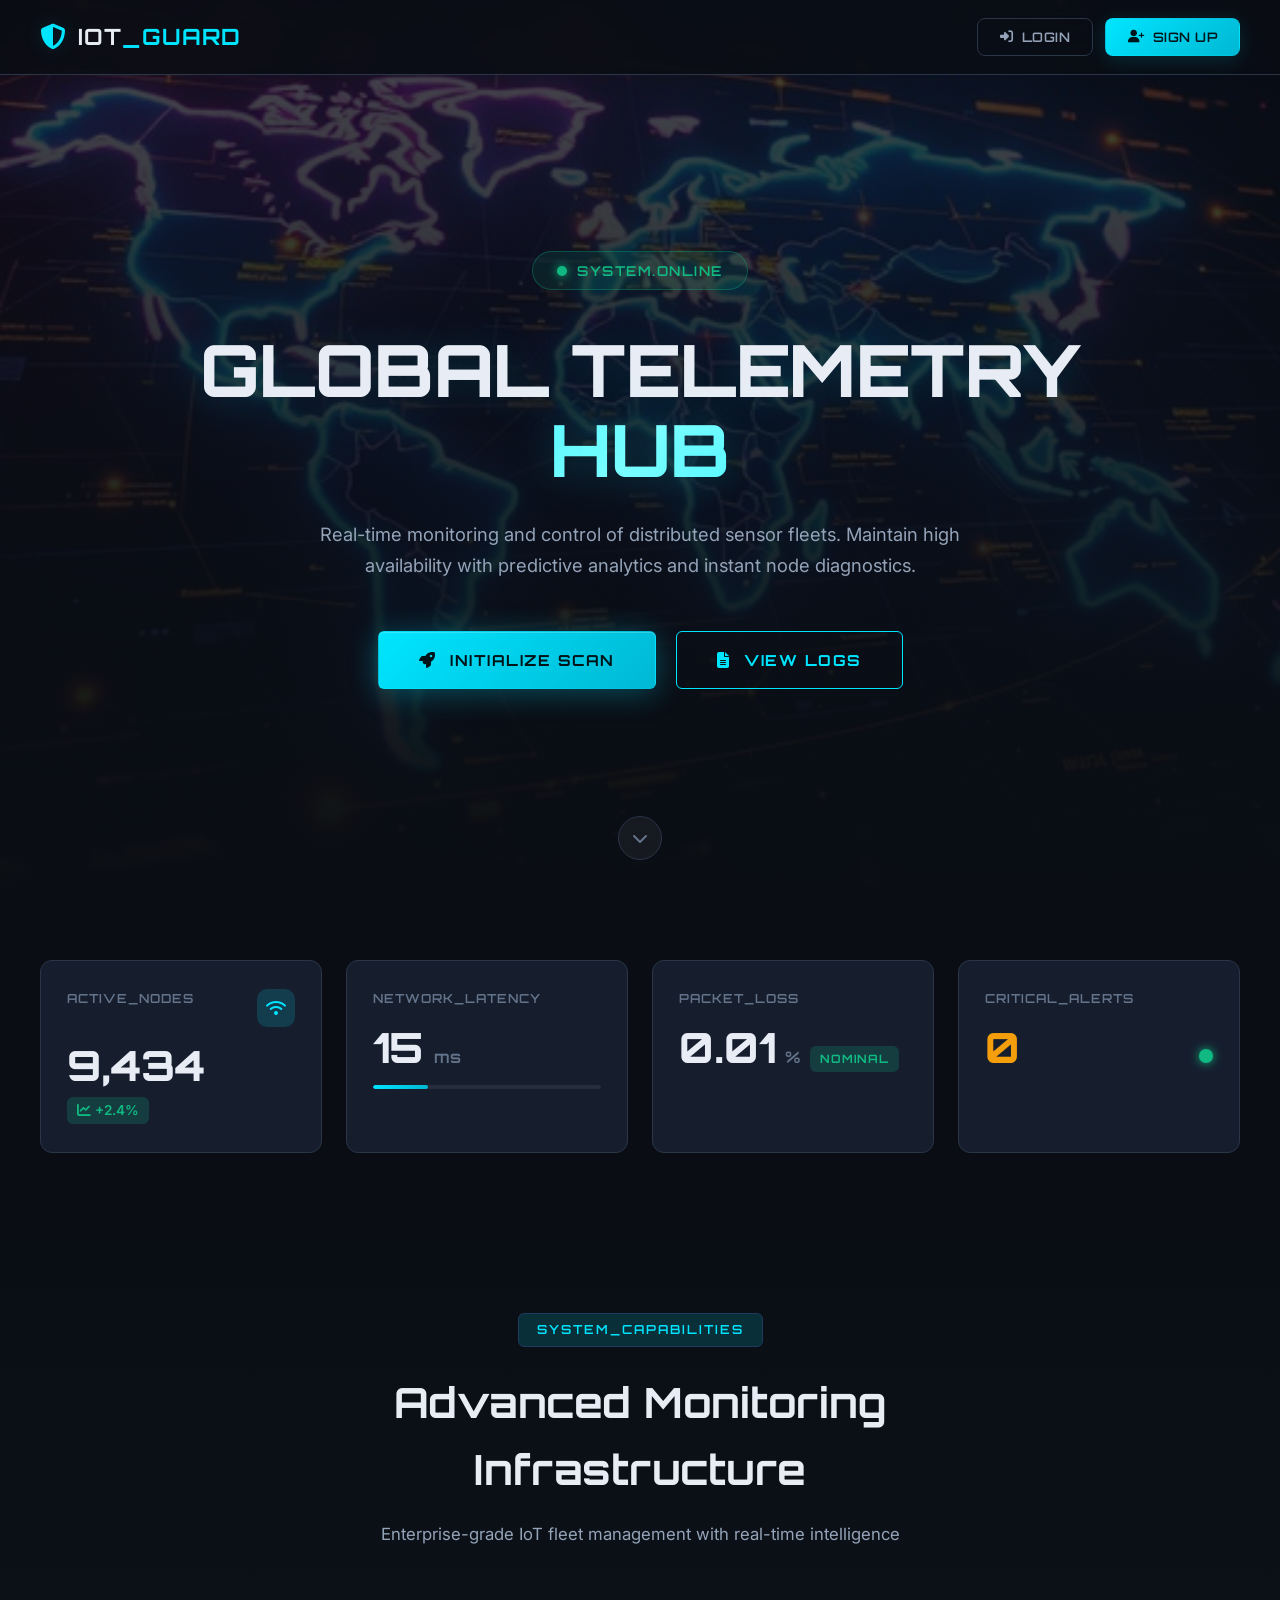
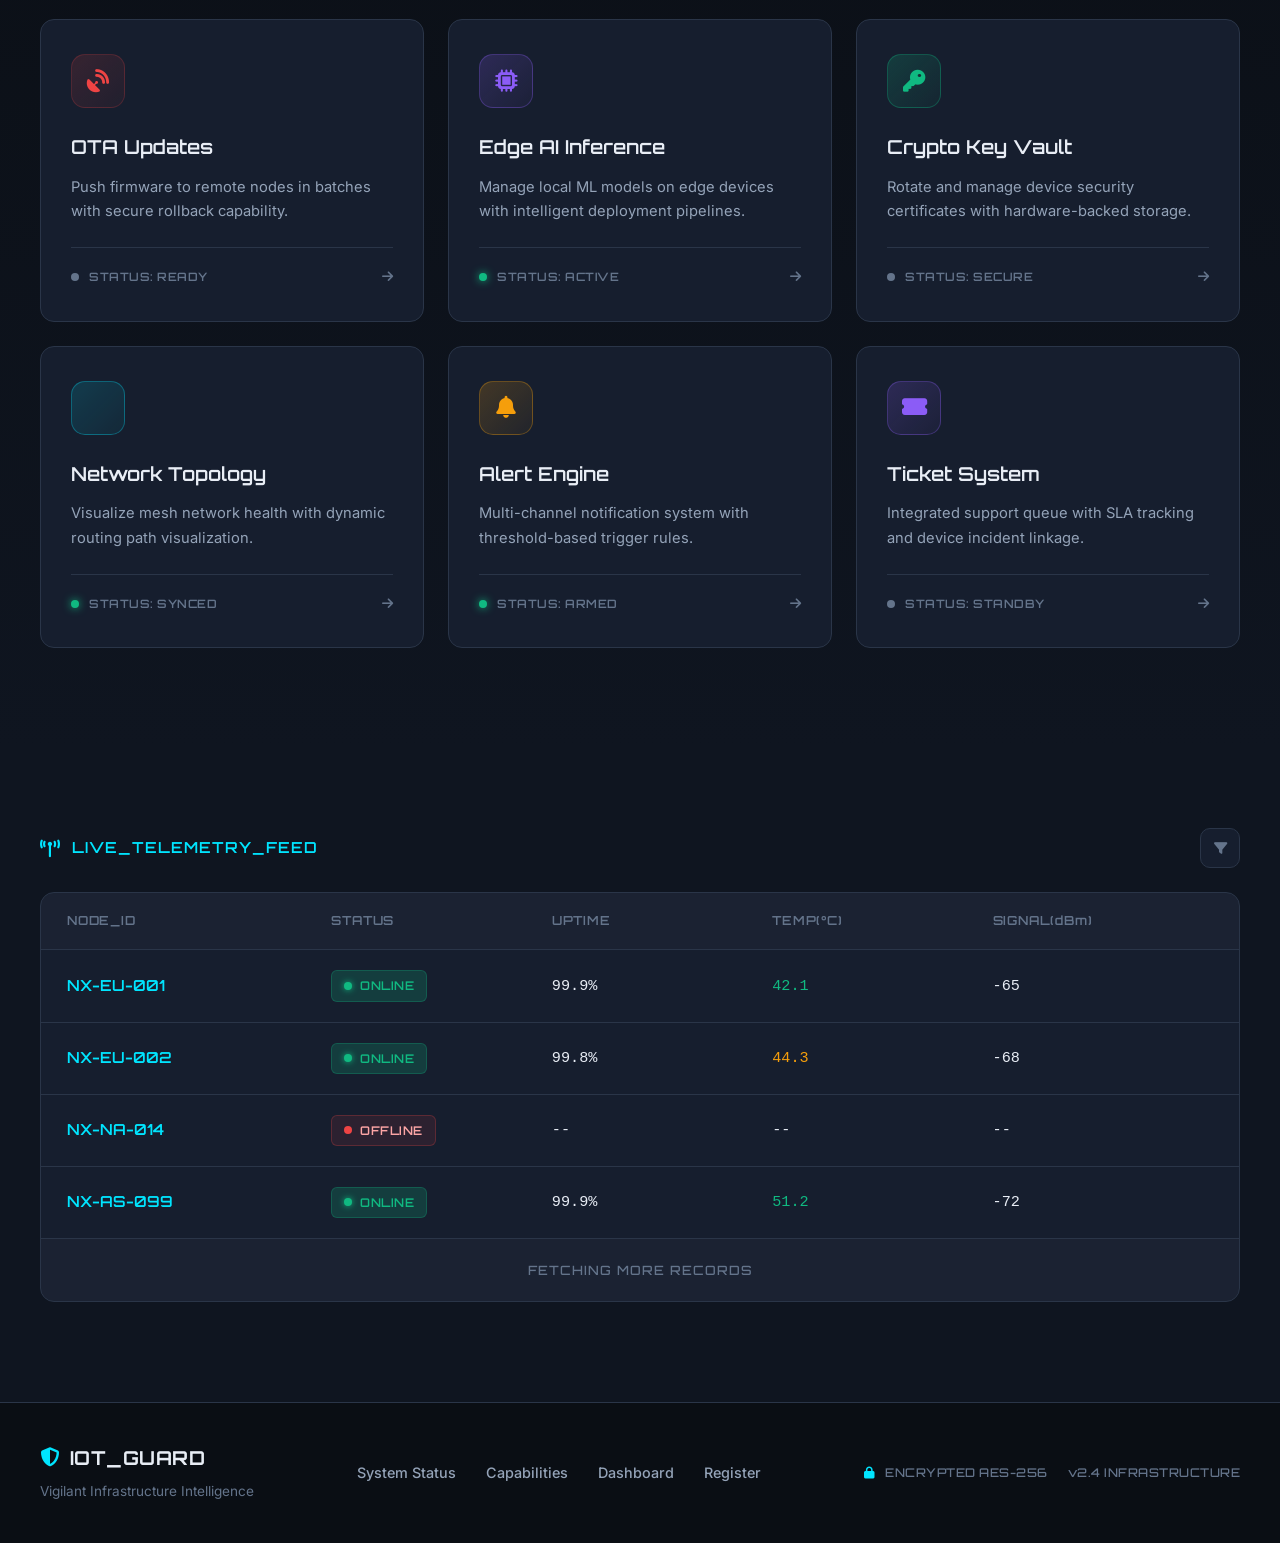
<file: templates/landing.html>
<!DOCTYPE html>
<html lang="en">

<head>
    <meta charset="UTF-8">
    <meta name="viewport" content="width=device-width, initial-scale=1.0">
    <title>NEXUS_CORE | Global Telemetry Hub</title>
    <link rel="stylesheet" href="/static/landing.css">
    <link rel="stylesheet" href="https://cdnjs.cloudflare.com/ajax/libs/font-awesome/6.4.0/css/all.min.css">
    <link href="https://fonts.googleapis.com/css2?family=Orbitron:wght@400;500;600;700;800;900&family=Inter:wght@300;400;500;600;700&display=swap" rel="stylesheet">
</head>

<body>
    <div class="page-wrapper">
        <nav class="navbar">
            <div class="nav-container">
                <div class="brand-logo">
                    <i class="fas fa-shield-halved"></i>
                    <span class="brand-name">IOT<span class="brand-accent">_GUARD</span></span>
                </div>
                <div class="nav-actions">
                    <button class="nav-btn nav-btn-secondary" onclick="goToLogin()">
                        <i class="fas fa-sign-in-alt"></i>
                        <span>Login</span>
                    </button>
                    <button class="nav-btn nav-btn-primary" onclick="goToSignUp()">
                        <i class="fas fa-user-plus"></i>
                        <span>Sign Up</span>
                    </button>
                </div>
            </div>
        </nav>

        <section class="hero-section">
            <div class="hero-bg-overlay"></div>
            <div class="hero-content">
                <div class="system-status-badge">
                    <span class="status-dot"></span>
                    <span class="status-text">SYSTEM.ONLINE</span>
                </div>

                <h1 class="hero-title">
                    <span class="title-line">GLOBAL TELEMETRY</span>
                    <span class="title-line title-accent">HUB</span>
                </h1>

                <p class="hero-subtitle">
                    Real-time monitoring and control of distributed sensor fleets.
                    Maintain high availability with predictive analytics and
                    instant node diagnostics.
                </p>

                <div class="hero-buttons">
                    <button class="cta-btn cta-primary" onclick="goToLogin()">
                        <span class="cta-icon"><i class="fas fa-rocket"></i></span>
                        <span class="cta-text">INITIALIZE SCAN</span>
                    </button>
                    <button class="cta-btn cta-secondary" onclick="scrollToFeatures()">
                        <span class="cta-icon"><i class="fas fa-file-alt"></i></span>
                        <span class="cta-text">VIEW LOGS</span>
                    </button>
                </div>
            </div>

            <div class="hero-scroll-indicator" onclick="scrollToStats()">
                <i class="fas fa-chevron-down"></i>
            </div>
        </section>

        <section class="stats-section" id="stats-section">
            <div class="stats-container">
                <div class="stat-card">
                    <div class="stat-header">
                        <span class="stat-label">ACTIVE_NODES</span>
                        <div class="stat-icon-wrap">
                            <i class="fas fa-wifi"></i>
                        </div>
                    </div>
                    <div class="stat-value-row">
                        <span class="stat-value" data-target="14208">0</span>
                        <span class="stat-trend trend-up">
                            <i class="fas fa-chart-line"></i> +2.4%
                        </span>
                    </div>
                </div>

                <div class="stat-card">
                    <div class="stat-header">
                        <span class="stat-label">NETWORK_LATENCY</span>
                    </div>
                    <div class="stat-value-row">
                        <span class="stat-value" data-target="24">0</span>
                        <span class="stat-unit">ms</span>
                    </div>
                    <div class="stat-bar">
                        <div class="stat-bar-fill" style="width: 24%;"></div>
                    </div>
                </div>

                <div class="stat-card">
                    <div class="stat-header">
                        <span class="stat-label">PACKET_LOSS</span>
                    </div>
                    <div class="stat-value-row">
                        <span class="stat-value" data-target="0.02" data-decimals="2">0</span>
                        <span class="stat-unit">%</span>
                        <span class="stat-status nominal">NOMINAL</span>
                    </div>
                </div>

                <div class="stat-card">
                    <div class="stat-header">
                        <span class="stat-label">CRITICAL_ALERTS</span>
                    </div>
                    <div class="stat-value-row">
                        <span class="stat-value stat-danger" data-target="0">0</span>
                        <span class="status-indicator status-ok"></span>
                    </div>
                </div>
            </div>
        </section>

        <section class="features-section" id="features-section">
            <div class="section-header">
                <span class="section-tag">SYSTEM_CAPABILITIES</span>
                <h2 class="section-title">Advanced Monitoring Infrastructure</h2>
                <p class="section-subtitle">Enterprise-grade IoT fleet management with real-time intelligence</p>
            </div>

            <div class="features-grid">
                <div class="feature-card">
                    <div class="feature-icon">
                        <i class="fas fa-satellite-dish"></i>
                    </div>
                    <h3 class="feature-title">OTA Updates</h3>
                    <p class="feature-desc">Push firmware to remote nodes in batches with secure rollback capability.</p>
                    <div class="feature-status">
                        <span class="status-dot-sm"></span>
                        <span>STATUS: READY</span>
                        <i class="fas fa-arrow-right feature-arrow"></i>
                    </div>
                </div>

                <div class="feature-card">
                    <div class="feature-icon feature-icon-2">
                        <i class="fas fa-microchip"></i>
                    </div>
                    <h3 class="feature-title">Edge AI Inference</h3>
                    <p class="feature-desc">Manage local ML models on edge devices with intelligent deployment pipelines.</p>
                    <div class="feature-status">
                        <span class="status-dot-sm dot-active"></span>
                        <span>STATUS: ACTIVE</span>
                        <i class="fas fa-arrow-right feature-arrow"></i>
                    </div>
                </div>

                <div class="feature-card">
                    <div class="feature-icon feature-icon-3">
                        <i class="fas fa-key"></i>
                    </div>
                    <h3 class="feature-title">Crypto Key Vault</h3>
                    <p class="feature-desc">Rotate and manage device security certificates with hardware-backed storage.</p>
                    <div class="feature-status">
                        <span class="status-dot-sm"></span>
                        <span>STATUS: SECURE</span>
                        <i class="fas fa-arrow-right feature-arrow"></i>
                    </div>
                </div>

                <div class="feature-card">
                    <div class="feature-icon feature-icon-4">
                        <i class="fas fa-chart-network"></i>
                    </div>
                    <h3 class="feature-title">Network Topology</h3>
                    <p class="feature-desc">Visualize mesh network health with dynamic routing path visualization.</p>
                    <div class="feature-status">
                        <span class="status-dot-sm dot-active"></span>
                        <span>STATUS: SYNCED</span>
                        <i class="fas fa-arrow-right feature-arrow"></i>
                    </div>
                </div>

                <div class="feature-card">
                    <div class="feature-icon feature-icon-5">
                        <i class="fas fa-bell"></i>
                    </div>
                    <h3 class="feature-title">Alert Engine</h3>
                    <p class="feature-desc">Multi-channel notification system with threshold-based trigger rules.</p>
                    <div class="feature-status">
                        <span class="status-dot-sm dot-active"></span>
                        <span>STATUS: ARMED</span>
                        <i class="fas fa-arrow-right feature-arrow"></i>
                    </div>
                </div>

                <div class="feature-card">
                    <div class="feature-icon feature-icon-6">
                        <i class="fas fa-ticket-alt"></i>
                    </div>
                    <h3 class="feature-title">Ticket System</h3>
                    <p class="feature-desc">Integrated support queue with SLA tracking and device incident linkage.</p>
                    <div class="feature-status">
                        <span class="status-dot-sm"></span>
                        <span>STATUS: STANDBY</span>
                        <i class="fas fa-arrow-right feature-arrow"></i>
                    </div>
                </div>
            </div>
        </section>

        <section class="telemetry-section">
            <div class="telemetry-container">
                <div class="telemetry-header">
                    <div class="telemetry-title-wrap">
                        <i class="fas fa-broadcast-tower telemetry-icon"></i>
                        <h3 class="telemetry-title">LIVE_TELEMETRY_FEED</h3>
                    </div>
                    <button class="filter-btn" onclick="toggleFilter()">
                        <i class="fas fa-filter"></i>
                    </button>
                </div>

                <div class="telemetry-table">
                    <div class="table-header">
                        <div class="table-cell">NODE_ID</div>
                        <div class="table-cell">STATUS</div>
                        <div class="table-cell">UPTIME</div>
                        <div class="table-cell">TEMP(°C)</div>
                        <div class="table-cell">SIGNAL(dBm)</div>
                    </div>

                    <div class="table-body" id="telemetry-body">
                        <div class="table-row">
                            <div class="table-cell cell-id">NX-EU-001</div>
                            <div class="table-cell">
                                <span class="status-badge status-online">
                                    <span class="badge-dot"></span> ONLINE
                                </span>
                            </div>
                            <div class="table-cell cell-mono">99.9%</div>
                            <div class="table-cell cell-mono cell-temp">42.1</div>
                            <div class="table-cell cell-mono">-65</div>
                        </div>
                        <div class="table-row">
                            <div class="table-cell cell-id">NX-EU-002</div>
                            <div class="table-cell">
                                <span class="status-badge status-online">
                                    <span class="badge-dot"></span> ONLINE
                                </span>
                            </div>
                            <div class="table-cell cell-mono">99.8%</div>
                            <div class="table-cell cell-mono cell-temp-warn">44.3</div>
                            <div class="table-cell cell-mono">-68</div>
                        </div>
                        <div class="table-row">
                            <div class="table-cell cell-id">NX-NA-014</div>
                            <div class="table-cell">
                                <span class="status-badge status-offline">
                                    <span class="badge-dot"></span> OFFLINE
                                </span>
                            </div>
                            <div class="table-cell cell-mono">--</div>
                            <div class="table-cell cell-mono">--</div>
                            <div class="table-cell cell-mono">--</div>
                        </div>
                        <div class="table-row">
                            <div class="table-cell cell-id">NX-AS-099</div>
                            <div class="table-cell">
                                <span class="status-badge status-online">
                                    <span class="badge-dot"></span> ONLINE
                                </span>
                            </div>
                            <div class="table-cell cell-mono">99.9%</div>
                            <div class="table-cell cell-mono cell-temp">51.2</div>
                            <div class="table-cell cell-mono">-72</div>
                        </div>
                    </div>

                    <div class="table-footer">
                        <span class="fetch-indicator">
                            <span class="fetch-dots"></span>
                            FETCHING MORE RECORDS
                            <span class="fetch-dots"></span>
                        </span>
                    </div>
                </div>
            </div>
        </section>

        <footer class="footer">
            <div class="footer-container">
                <div class="footer-brand">
                    <div class="footer-logo">
                        <i class="fas fa-shield-halved"></i>
                        <span>IOT_GUARD</span>
                    </div>
                    <p class="footer-tagline">Vigilant Infrastructure Intelligence</p>
                </div>
                <div class="footer-links">
                    <a href="#" onclick="scrollToStats()">System Status</a>
                    <a href="#" onclick="scrollToFeatures()">Capabilities</a>
                    <a href="#" onclick="goToLogin()">Dashboard</a>
                    <a href="#" onclick="goToSignUp()">Register</a>
                </div>
                <div class="footer-copyright">
                    <span><i class="fas fa-lock"></i> ENCRYPTED AES-256</span>
                    <span>v2.4 INFRASTRUCTURE</span>
                </div>
            </div>
        </footer>
    </div>

    <script src="/static/landing.js"></script>
</body>

</html>
</file>
<file: static/landing.css>
:root {
    --bg-primary: #0a0e14;
    --bg-secondary: #0f1520;
    --bg-card: #161e2e;
    --bg-card-hover: #1a2438;
    --border: #2a3548;
    --border-accent: #1e3a5f;
    --text-primary: #e8edf5;
    --text-secondary: #94a3b8;
    --text-muted: #64748b;
    --accent: #00e5ff;
    --accent-glow: rgba(0, 229, 255, 0.15);
    --accent-strong: rgba(0, 229, 255, 0.4);
    --success: #10b981;
    --success-glow: rgba(16, 185, 129, 0.2);
    --warning: #f59e0b;
    --warning-glow: rgba(245, 158, 11, 0.2);
    --danger: #ef4444;
    --danger-glow: rgba(239, 68, 68, 0.2);
    --purple: #8b5cf6;
    --purple-glow: rgba(139, 92, 246, 0.2);
    --font-display: 'Orbitron', sans-serif;
    --font-body: 'Inter', sans-serif;
}

* {
    margin: 0;
    padding: 0;
    box-sizing: border-box;
}

html {
    scroll-behavior: smooth;
}

body {
    font-family: var(--font-body);
    background-color: var(--bg-primary);
    color: var(--text-primary);
    line-height: 1.6;
    overflow-x: hidden;
}

.page-wrapper {
    min-height: 100vh;
    display: flex;
    flex-direction: column;
}

.navbar {
    position: fixed;
    top: 0;
    left: 0;
    right: 0;
    z-index: 1000;
    background: rgba(10, 14, 20, 0.85);
    backdrop-filter: blur(20px);
    border-bottom: 1px solid var(--border);
    transition: all 0.3s ease;
}

.navbar.scrolled {
    background: rgba(10, 14, 20, 0.95);
    border-bottom: 1px solid var(--border-accent);
    box-shadow: 0 4px 30px rgba(0, 0, 0, 0.5);
}

.nav-container {
    max-width: 1600px;
    margin: 0 auto;
    padding: 18px 40px;
    display: flex;
    justify-content: space-between;
    align-items: center;
}

.brand-logo {
    display: flex;
    align-items: center;
    gap: 12px;
    cursor: pointer;
    transition: all 0.3s ease;
}

.brand-logo:hover {
    transform: translateX(4px);
}

.brand-logo i {
    font-size: 1.6rem;
    color: var(--accent);
    text-shadow: 0 0 20px var(--accent-glow);
}

.brand-name {
    font-family: var(--font-display);
    font-size: 1.4rem;
    font-weight: 700;
    letter-spacing: 1px;
    color: var(--text-primary);
}

.brand-accent {
    color: var(--accent);
}

.nav-actions {
    display: flex;
    gap: 12px;
    align-items: center;
}

.nav-btn {
    display: flex;
    align-items: center;
    gap: 8px;
    padding: 10px 22px;
    border-radius: 8px;
    font-family: var(--font-display);
    font-size: 0.82rem;
    font-weight: 600;
    letter-spacing: 0.5px;
    cursor: pointer;
    transition: all 0.3s ease;
    border: 1px solid transparent;
    text-transform: uppercase;
}

.nav-btn-secondary {
    background: transparent;
    border-color: var(--border);
    color: var(--text-secondary);
}

.nav-btn-secondary:hover {
    border-color: var(--accent);
    color: var(--accent);
    background: var(--accent-glow);
    box-shadow: 0 0 20px var(--accent-glow);
}

.nav-btn-primary {
    background: linear-gradient(135deg, var(--accent) 0%, #00b8d4 100%);
    color: #00151a;
    box-shadow: 0 4px 20px var(--accent-glow);
}

.nav-btn-primary:hover {
    transform: translateY(-2px);
    box-shadow: 0 8px 30px rgba(0, 229, 255, 0.35);
}

.hero-section {
    position: relative;
    min-height: 100vh;
    display: flex;
    flex-direction: column;
    justify-content: center;
    align-items: center;
    padding: 120px 40px 80px;
    overflow: hidden;
}

.hero-section::before {
    content: '';
    position: absolute;
    top: 0;
    left: 0;
    right: 0;
    bottom: 0;
    background-image: url('/static/images/landing-page-bg.jpg');
    background-size: cover;
    background-position: center;
    background-repeat: no-repeat;
    z-index: 0;
}

.hero-bg-overlay {
    position: absolute;
    top: 0;
    left: 0;
    right: 0;
    bottom: 0;
    background: linear-gradient(
        180deg,
        rgba(10, 14, 20, 0.75) 0%,
        rgba(10, 14, 20, 0.85) 40%,
        rgba(10, 14, 20, 0.95) 80%,
        var(--bg-primary) 100%
    );
    z-index: 1;
}

.hero-content {
    position: relative;
    z-index: 2;
    text-align: center;
    max-width: 900px;
    animation: fadeInUp 1s ease-out;
}

.system-status-badge {
    display: inline-flex;
    align-items: center;
    gap: 10px;
    padding: 8px 24px;
    background: rgba(16, 185, 129, 0.1);
    border: 1px solid rgba(16, 185, 129, 0.3);
    border-radius: 50px;
    margin-bottom: 40px;
    animation: pulse-glow 2s infinite;
}

.status-dot {
    width: 10px;
    height: 10px;
    border-radius: 50%;
    background: var(--success);
    box-shadow: 0 0 10px var(--success);
    animation: pulse 2s infinite;
}

.status-text {
    font-family: var(--font-display);
    font-size: 0.85rem;
    font-weight: 600;
    color: var(--success);
    letter-spacing: 1.5px;
}

.hero-title {
    font-family: var(--font-display);
    font-size: clamp(2.5rem, 6vw, 4.5rem);
    font-weight: 800;
    line-height: 1.1;
    margin-bottom: 30px;
    letter-spacing: -0.5px;
}

.title-line {
    display: block;
    color: var(--text-primary);
    text-shadow: 0 0 40px rgba(0, 229, 255, 0.15);
}

.title-accent {
    background: linear-gradient(135deg, var(--accent) 0%, #80ffff 50%, var(--accent) 100%);
    -webkit-background-clip: text;
    -webkit-text-fill-color: transparent;
    background-clip: text;
    filter: drop-shadow(0 0 30px var(--accent-glow));
}

.hero-subtitle {
    font-size: 1.15rem;
    color: var(--text-secondary);
    max-width: 700px;
    margin: 0 auto 50px;
    line-height: 1.7;
}

.hero-buttons {
    display: flex;
    gap: 20px;
    justify-content: center;
    flex-wrap: wrap;
}

.cta-btn {
    display: flex;
    align-items: center;
    gap: 14px;
    padding: 18px 40px;
    border-radius: 6px;
    font-family: var(--font-display);
    font-size: 0.95rem;
    font-weight: 700;
    letter-spacing: 1.5px;
    cursor: pointer;
    transition: all 0.3s ease;
    border: 1px solid transparent;
    text-transform: uppercase;
    position: relative;
    overflow: hidden;
}

.cta-btn::before {
    content: '';
    position: absolute;
    top: 0;
    left: -100%;
    width: 100%;
    height: 100%;
    background: linear-gradient(
        90deg,
        transparent,
        rgba(255, 255, 255, 0.15),
        transparent
    );
    transition: left 0.6s ease;
}

.cta-btn:hover::before {
    left: 100%;
}

.cta-primary {
    background: linear-gradient(135deg, var(--accent) 0%, #00b8d4 100%);
    color: #00151a;
    box-shadow: 0 4px 30px rgba(0, 229, 255, 0.3),
                inset 0 1px 0 rgba(255, 255, 255, 0.2);
}

.cta-primary:hover {
    transform: translateY(-3px);
    box-shadow: 0 10px 40px rgba(0, 229, 255, 0.45),
                inset 0 1px 0 rgba(255, 255, 255, 0.3);
}

.cta-secondary {
    background: transparent;
    border-color: var(--accent);
    color: var(--accent);
    box-shadow: 0 0 0 0 var(--accent-glow);
}

.cta-secondary:hover {
    background: var(--accent-glow);
    transform: translateY(-3px);
    box-shadow: 0 10px 40px var(--accent-glow);
}

.cta-icon {
    font-size: 1rem;
}

.hero-scroll-indicator {
    position: absolute;
    bottom: 40px;
    left: 50%;
    transform: translateX(-50%);
    z-index: 2;
    width: 44px;
    height: 44px;
    border-radius: 50%;
    background: rgba(255, 255, 255, 0.05);
    border: 1px solid var(--border);
    display: flex;
    align-items: center;
    justify-content: center;
    color: var(--text-muted);
    cursor: pointer;
    transition: all 0.3s ease;
    animation: bounce 2s infinite;
}

.hero-scroll-indicator:hover {
    border-color: var(--accent);
    color: var(--accent);
    background: var(--accent-glow);
    transform: translateX(-50%) translateY(4px);
}

.stats-section {
    padding: 60px 40px;
    background: var(--bg-primary);
    position: relative;
    z-index: 2;
}

.stats-container {
    max-width: 1600px;
    margin: 0 auto;
    display: grid;
    grid-template-columns: repeat(4, 1fr);
    gap: 24px;
}

.stat-card {
    background: var(--bg-card);
    border: 1px solid var(--border);
    border-radius: 12px;
    padding: 28px 26px;
    transition: all 0.3s ease;
    position: relative;
    overflow: hidden;
}

.stat-card::before {
    content: '';
    position: absolute;
    top: 0;
    left: 0;
    right: 0;
    height: 2px;
    background: linear-gradient(90deg, transparent, var(--accent), transparent);
    opacity: 0;
    transition: opacity 0.3s ease;
}

.stat-card:hover {
    border-color: var(--border-accent);
    background: var(--bg-card-hover);
    transform: translateY(-4px);
    box-shadow: 0 10px 40px rgba(0, 0, 0, 0.3);
}

.stat-card:hover::before {
    opacity: 1;
}

.stat-header {
    display: flex;
    justify-content: space-between;
    align-items: flex-start;
    margin-bottom: 18px;
}

.stat-label {
    font-family: var(--font-display);
    font-size: 0.78rem;
    font-weight: 600;
    color: var(--text-muted);
    letter-spacing: 1px;
}

.stat-icon-wrap {
    width: 38px;
    height: 38px;
    border-radius: 10px;
    background: var(--accent-glow);
    display: flex;
    align-items: center;
    justify-content: center;
    color: var(--accent);
}

.stat-value-row {
    display: flex;
    align-items: baseline;
    gap: 10px;
    flex-wrap: wrap;
}

.stat-value {
    font-family: var(--font-display);
    font-size: 2.6rem;
    font-weight: 800;
    color: var(--text-primary);
    line-height: 1;
}

.stat-danger {
    color: var(--warning);
}

.stat-trend {
    display: inline-flex;
    align-items: center;
    gap: 4px;
    font-size: 0.85rem;
    font-weight: 600;
    padding: 3px 10px;
    border-radius: 6px;
}

.trend-up {
    background: var(--success-glow);
    color: var(--success);
}

.stat-unit {
    font-family: var(--font-display);
    font-size: 1rem;
    font-weight: 600;
    color: var(--text-muted);
}

.stat-status {
    font-family: var(--font-display);
    font-size: 0.72rem;
    font-weight: 700;
    letter-spacing: 1px;
    padding: 4px 10px;
    border-radius: 6px;
}

.stat-status.nominal {
    background: var(--success-glow);
    color: var(--success);
}

.stat-bar {
    margin-top: 14px;
    height: 4px;
    background: rgba(255, 255, 255, 0.07);
    border-radius: 4px;
    overflow: hidden;
}

.stat-bar-fill {
    height: 100%;
    background: linear-gradient(90deg, var(--accent), #00b8d4);
    border-radius: 4px;
    transition: width 1.5s ease;
}

.status-indicator {
    width: 14px;
    height: 14px;
    border-radius: 50%;
    margin-left: auto;
    animation: pulse 2s infinite;
}

.status-ok {
    background: var(--success);
    box-shadow: 0 0 10px var(--success);
}

.features-section {
    padding: 100px 40px;
    background: linear-gradient(
        180deg,
        var(--bg-primary) 0%,
        var(--bg-secondary) 100%
    );
}

.section-header {
    text-align: center;
    max-width: 700px;
    margin: 0 auto 70px;
}

.section-tag {
    display: inline-block;
    font-family: var(--font-display);
    font-size: 0.78rem;
    font-weight: 600;
    letter-spacing: 2px;
    color: var(--accent);
    padding: 6px 18px;
    background: var(--accent-glow);
    border: 1px solid var(--border-accent);
    border-radius: 6px;
    margin-bottom: 22px;
}

.section-title {
    font-family: var(--font-display);
    font-size: clamp(1.8rem, 4vw, 2.6rem);
    font-weight: 700;
    margin-bottom: 18px;
    color: var(--text-primary);
}

.section-subtitle {
    font-size: 1.05rem;
    color: var(--text-secondary);
    line-height: 1.7;
}

.features-grid {
    max-width: 1600px;
    margin: 0 auto;
    display: grid;
    grid-template-columns: repeat(3, 1fr);
    gap: 24px;
}

.feature-card {
    background: var(--bg-card);
    border: 1px solid var(--border);
    border-radius: 14px;
    padding: 34px 30px;
    transition: all 0.4s ease;
    cursor: pointer;
    position: relative;
    overflow: hidden;
}

.feature-card::after {
    content: '';
    position: absolute;
    top: 0;
    left: 0;
    right: 0;
    bottom: 0;
    background: linear-gradient(135deg, var(--accent-glow) 0%, transparent 60%);
    opacity: 0;
    transition: opacity 0.4s ease;
    pointer-events: none;
}

.feature-card:hover {
    border-color: var(--border-accent);
    transform: translateY(-6px);
    box-shadow: 0 16px 50px rgba(0, 0, 0, 0.4),
                0 0 0 1px rgba(0, 229, 255, 0.1);
}

.feature-card:hover::after {
    opacity: 1;
}

.feature-icon {
    width: 54px;
    height: 54px;
    border-radius: 14px;
    background: linear-gradient(135deg, rgba(239, 68, 68, 0.15), rgba(239, 68, 68, 0.05));
    border: 1px solid rgba(239, 68, 68, 0.2);
    display: flex;
    align-items: center;
    justify-content: center;
    font-size: 1.4rem;
    color: var(--danger);
    margin-bottom: 24px;
    position: relative;
    z-index: 1;
}

.feature-icon-2 {
    background: linear-gradient(135deg, var(--purple-glow), rgba(139, 92, 246, 0.05));
    border-color: rgba(139, 92, 246, 0.3);
    color: var(--purple);
}

.feature-icon-3 {
    background: linear-gradient(135deg, var(--success-glow), rgba(16, 185, 129, 0.05));
    border-color: rgba(16, 185, 129, 0.3);
    color: var(--success);
}

.feature-icon-4 {
    background: linear-gradient(135deg, var(--accent-glow), rgba(0, 229, 255, 0.05));
    border-color: rgba(0, 229, 255, 0.3);
    color: var(--accent);
}

.feature-icon-5 {
    background: linear-gradient(135deg, var(--warning-glow), rgba(245, 158, 11, 0.05));
    border-color: rgba(245, 158, 11, 0.3);
    color: var(--warning);
}

.feature-icon-6 {
    background: linear-gradient(135deg, var(--purple-glow), rgba(139, 92, 246, 0.05));
    border-color: rgba(139, 92, 246, 0.3);
    color: var(--purple);
}

.feature-title {
    font-family: var(--font-display);
    font-size: 1.2rem;
    font-weight: 600;
    margin-bottom: 12px;
    color: var(--text-primary);
    position: relative;
    z-index: 1;
}

.feature-desc {
    font-size: 0.92rem;
    color: var(--text-secondary);
    line-height: 1.65;
    margin-bottom: 24px;
    position: relative;
    z-index: 1;
}

.feature-status {
    display: flex;
    align-items: center;
    gap: 10px;
    padding-top: 20px;
    border-top: 1px solid var(--border);
    font-family: var(--font-display);
    font-size: 0.72rem;
    font-weight: 600;
    color: var(--text-muted);
    letter-spacing: 0.5px;
    position: relative;
    z-index: 1;
}

.status-dot-sm {
    width: 8px;
    height: 8px;
    border-radius: 50%;
    background: var(--text-muted);
}

.dot-active {
    background: var(--success);
    box-shadow: 0 0 8px var(--success);
    animation: pulse 2s infinite;
}

.feature-arrow {
    margin-left: auto;
    color: var(--text-muted);
    transition: all 0.3s ease;
    font-size: 0.8rem;
}

.feature-card:hover .feature-arrow {
    color: var(--accent);
    transform: translateX(6px);
}

.telemetry-section {
    padding: 80px 40px 100px;
    background: var(--bg-secondary);
}

.telemetry-container {
    max-width: 1600px;
    margin: 0 auto;
}

.telemetry-header {
    display: flex;
    justify-content: space-between;
    align-items: center;
    margin-bottom: 24px;
}

.telemetry-title-wrap {
    display: flex;
    align-items: center;
    gap: 12px;
}

.telemetry-icon {
    color: var(--accent);
    font-size: 1.1rem;
}

.telemetry-title {
    font-family: var(--font-display);
    font-size: 0.95rem;
    font-weight: 600;
    letter-spacing: 1px;
    color: var(--accent);
}

.filter-btn {
    width: 40px;
    height: 40px;
    border-radius: 10px;
    background: var(--bg-card);
    border: 1px solid var(--border);
    color: var(--text-muted);
    cursor: pointer;
    transition: all 0.3s ease;
    display: flex;
    align-items: center;
    justify-content: center;
}

.filter-btn:hover {
    border-color: var(--accent);
    color: var(--accent);
    background: var(--accent-glow);
}

.telemetry-table {
    background: var(--bg-card);
    border: 1px solid var(--border);
    border-radius: 14px;
    overflow: hidden;
}

.table-header {
    display: grid;
    grid-template-columns: 1.2fr 1fr 1fr 1fr 1fr;
    padding: 18px 26px;
    background: rgba(255, 255, 255, 0.02);
    border-bottom: 1px solid var(--border);
}

.table-cell {
    font-family: var(--font-display);
    font-size: 0.78rem;
    font-weight: 600;
    color: var(--text-muted);
    letter-spacing: 0.8px;
}

.table-body {
    display: flex;
    flex-direction: column;
}

.table-row {
    display: grid;
    grid-template-columns: 1.2fr 1fr 1fr 1fr 1fr;
    padding: 20px 26px;
    border-bottom: 1px solid var(--border);
    align-items: center;
    transition: all 0.2s ease;
    animation: fadeIn 0.5s ease backwards;
}

.table-row:nth-child(1) { animation-delay: 0.1s; }
.table-row:nth-child(2) { animation-delay: 0.2s; }
.table-row:nth-child(3) { animation-delay: 0.3s; }
.table-row:nth-child(4) { animation-delay: 0.4s; }

.table-row:last-child {
    border-bottom: none;
}

.table-row:hover {
    background: rgba(0, 229, 255, 0.03);
}

.table-row .table-cell {
    font-family: var(--font-body);
    font-size: 0.95rem;
    font-weight: 500;
    color: var(--text-primary);
    letter-spacing: normal;
}

.cell-id {
    font-family: var(--font-display) !important;
    font-weight: 600 !important;
    color: var(--accent) !important;
}

.cell-mono {
    font-family: 'Fira Code', 'Courier New', monospace !important;
    font-weight: 500 !important;
}

.cell-temp {
    color: var(--success) !important;
}

.cell-temp-warn {
    color: var(--warning) !important;
}

.status-badge {
    display: inline-flex;
    align-items: center;
    gap: 8px;
    padding: 5px 12px;
    border-radius: 6px;
    font-family: var(--font-display);
    font-size: 0.75rem;
    font-weight: 600;
    letter-spacing: 0.5px;
}

.badge-dot {
    width: 8px;
    height: 8px;
    border-radius: 50%;
}

.status-online {
    background: var(--success-glow);
    color: var(--success);
    border: 1px solid rgba(16, 185, 129, 0.25);
}

.status-online .badge-dot {
    background: var(--success);
    box-shadow: 0 0 6px var(--success);
    animation: pulse 2s infinite;
}

.status-offline {
    background: rgba(239, 68, 68, 0.1);
    color: #fca5a5;
    border: 1px solid rgba(239, 68, 68, 0.25);
}

.status-offline .badge-dot {
    background: var(--danger);
}

.table-footer {
    padding: 18px 26px;
    text-align: center;
    background: rgba(255, 255, 255, 0.02);
    border-top: 1px solid var(--border);
}

.fetch-indicator {
    font-family: var(--font-display);
    font-size: 0.8rem;
    font-weight: 500;
    color: var(--text-muted);
    letter-spacing: 1px;
    display: inline-flex;
    align-items: center;
    gap: 8px;
}

.fetch-dots::after {
    content: '';
    display: inline-block;
    animation: dots 1.5s steps(4, end) infinite;
}

@keyframes dots {
    0%, 20% { content: ''; }
    40% { content: '.'; }
    60% { content: '..'; }
    80%, 100% { content: '...'; }
}

.footer {
    background: var(--bg-primary);
    border-top: 1px solid var(--border);
    padding: 40px;
    margin-top: auto;
}

.footer-container {
    max-width: 1600px;
    margin: 0 auto;
    display: flex;
    justify-content: space-between;
    align-items: center;
    flex-wrap: wrap;
    gap: 30px;
}

.footer-logo {
    display: flex;
    align-items: center;
    gap: 10px;
    font-family: var(--font-display);
    font-size: 1.2rem;
    font-weight: 700;
    letter-spacing: 0.5px;
    margin-bottom: 8px;
}

.footer-logo i {
    color: var(--accent);
}

.footer-tagline {
    font-size: 0.85rem;
    color: var(--text-muted);
}

.footer-links {
    display: flex;
    gap: 30px;
    flex-wrap: wrap;
}

.footer-links a {
    color: var(--text-secondary);
    text-decoration: none;
    font-size: 0.9rem;
    font-weight: 500;
    transition: color 0.3s ease;
    cursor: pointer;
}

.footer-links a:hover {
    color: var(--accent);
}

.footer-copyright {
    display: flex;
    align-items: center;
    gap: 20px;
    font-family: var(--font-display);
    font-size: 0.75rem;
    font-weight: 500;
    color: var(--text-muted);
    letter-spacing: 0.5px;
}

.footer-copyright i {
    margin-right: 6px;
    color: var(--accent);
}

@keyframes fadeInUp {
    from {
        opacity: 0;
        transform: translateY(40px);
    }
    to {
        opacity: 1;
        transform: translateY(0);
    }
}

@keyframes fadeIn {
    from {
        opacity: 0;
    }
    to {
        opacity: 1;
    }
}

@keyframes pulse {
    0%, 100% {
        opacity: 1;
    }
    50% {
        opacity: 0.5;
    }
}

@keyframes pulse-glow {
    0%, 100% {
        box-shadow: 0 0 0 0 rgba(16, 185, 129, 0.3);
    }
    50% {
        box-shadow: 0 0 0 10px rgba(16, 185, 129, 0);
    }
}

@keyframes bounce {
    0%, 100% {
        transform: translateX(-50%) translateY(0);
    }
    50% {
        transform: translateX(-50%) translateY(8px);
    }
}

@media (max-width: 1200px) {
    .stats-container {
        grid-template-columns: repeat(2, 1fr);
    }

    .features-grid {
        grid-template-columns: repeat(2, 1fr);
    }
}

@media (max-width: 768px) {
    .nav-container {
        padding: 14px 20px;
    }

    .nav-btn span {
        display: none;
    }

    .nav-btn {
        padding: 10px 14px;
    }

    .hero-section {
        padding: 100px 20px 60px;
    }

    .hero-buttons {
        flex-direction: column;
        width: 100%;
        max-width: 350px;
        margin: 0 auto;
    }

    .cta-btn {
        width: 100%;
        justify-content: center;
    }

    .stats-section,
    .features-section,
    .telemetry-section {
        padding: 60px 20px;
    }

    .stats-container {
        grid-template-columns: 1fr;
    }

    .features-grid {
        grid-template-columns: 1fr;
    }

    .table-header,
    .table-row {
        grid-template-columns: 1fr 1fr;
        gap: 10px;
    }

    .table-header .table-cell:nth-child(3),
    .table-header .table-cell:nth-child(4),
    .table-header .table-cell:nth-child(5),
    .table-row .table-cell:nth-child(3),
    .table-row .table-cell:nth-child(4),
    .table-row .table-cell:nth-child(5) {
        display: none;
    }

    .footer-container {
        flex-direction: column;
        text-align: center;
    }

    .footer-links {
        justify-content: center;
    }
}
</file>
